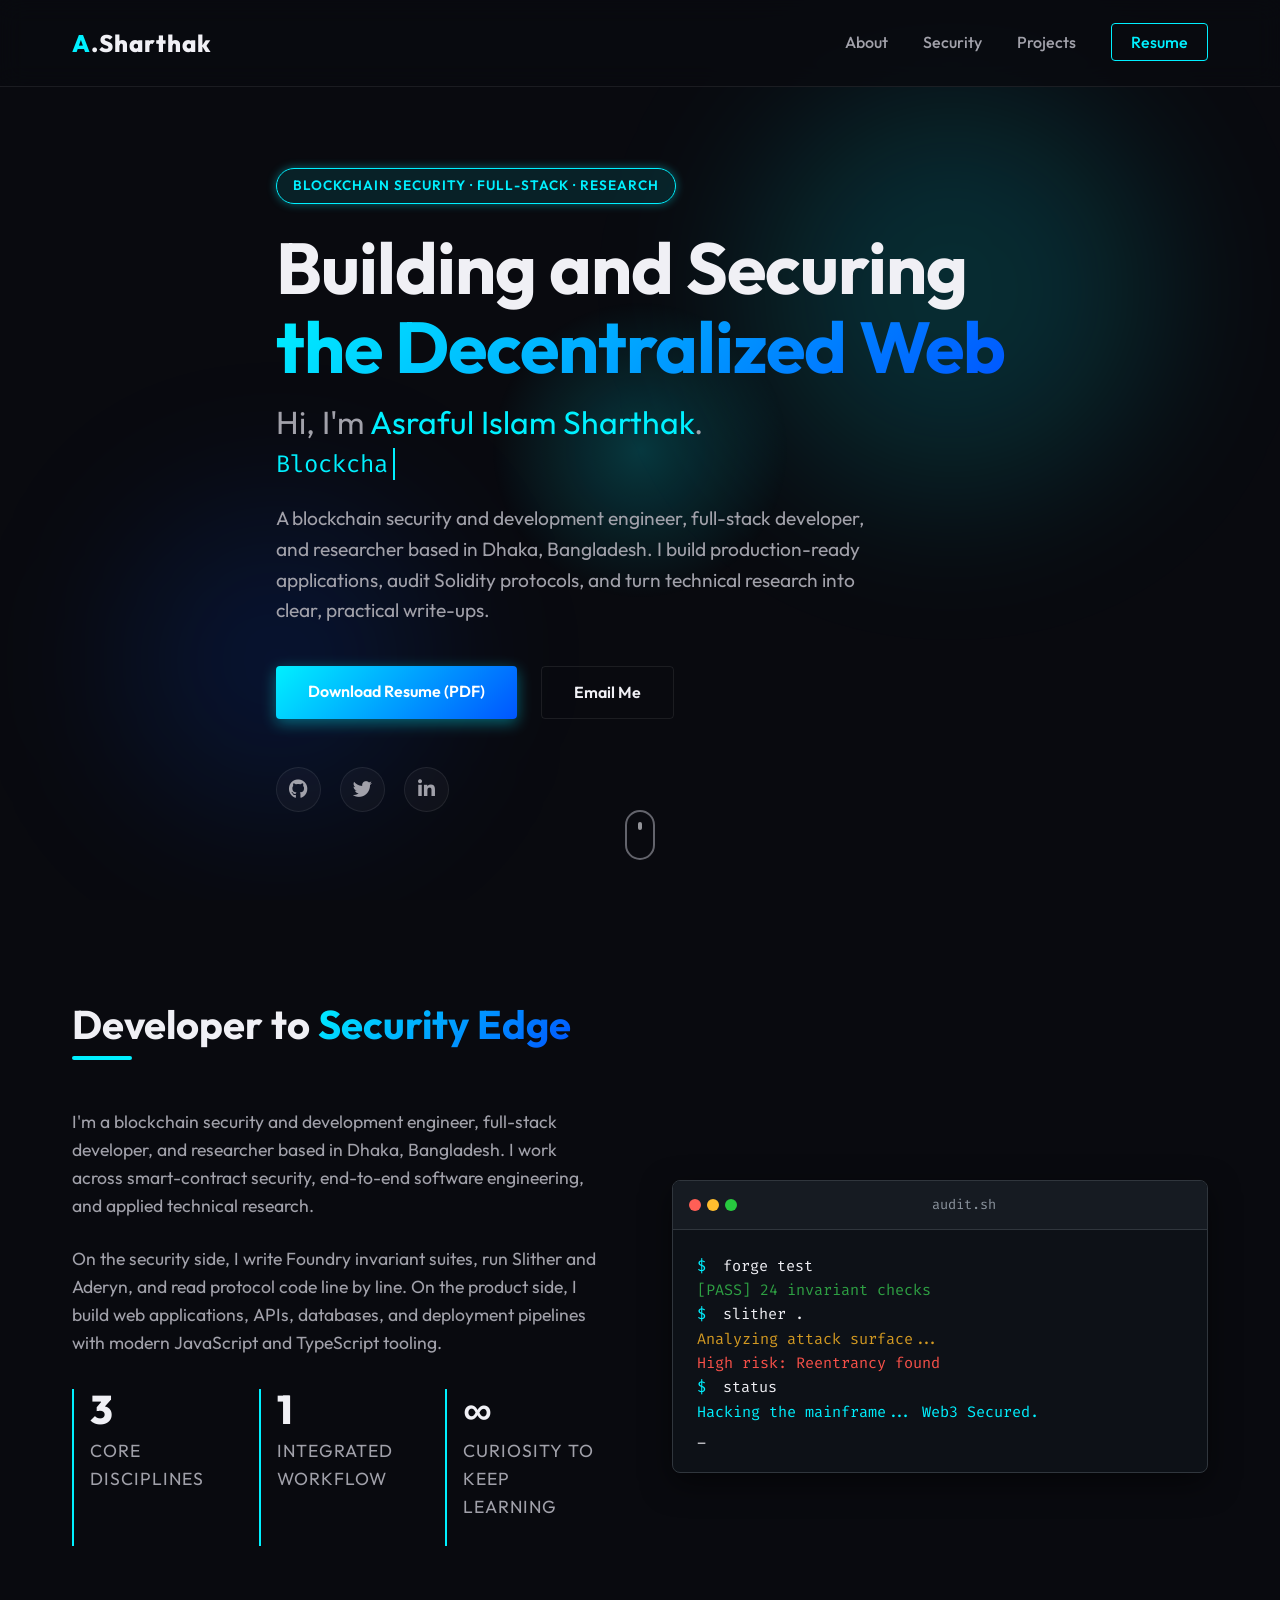
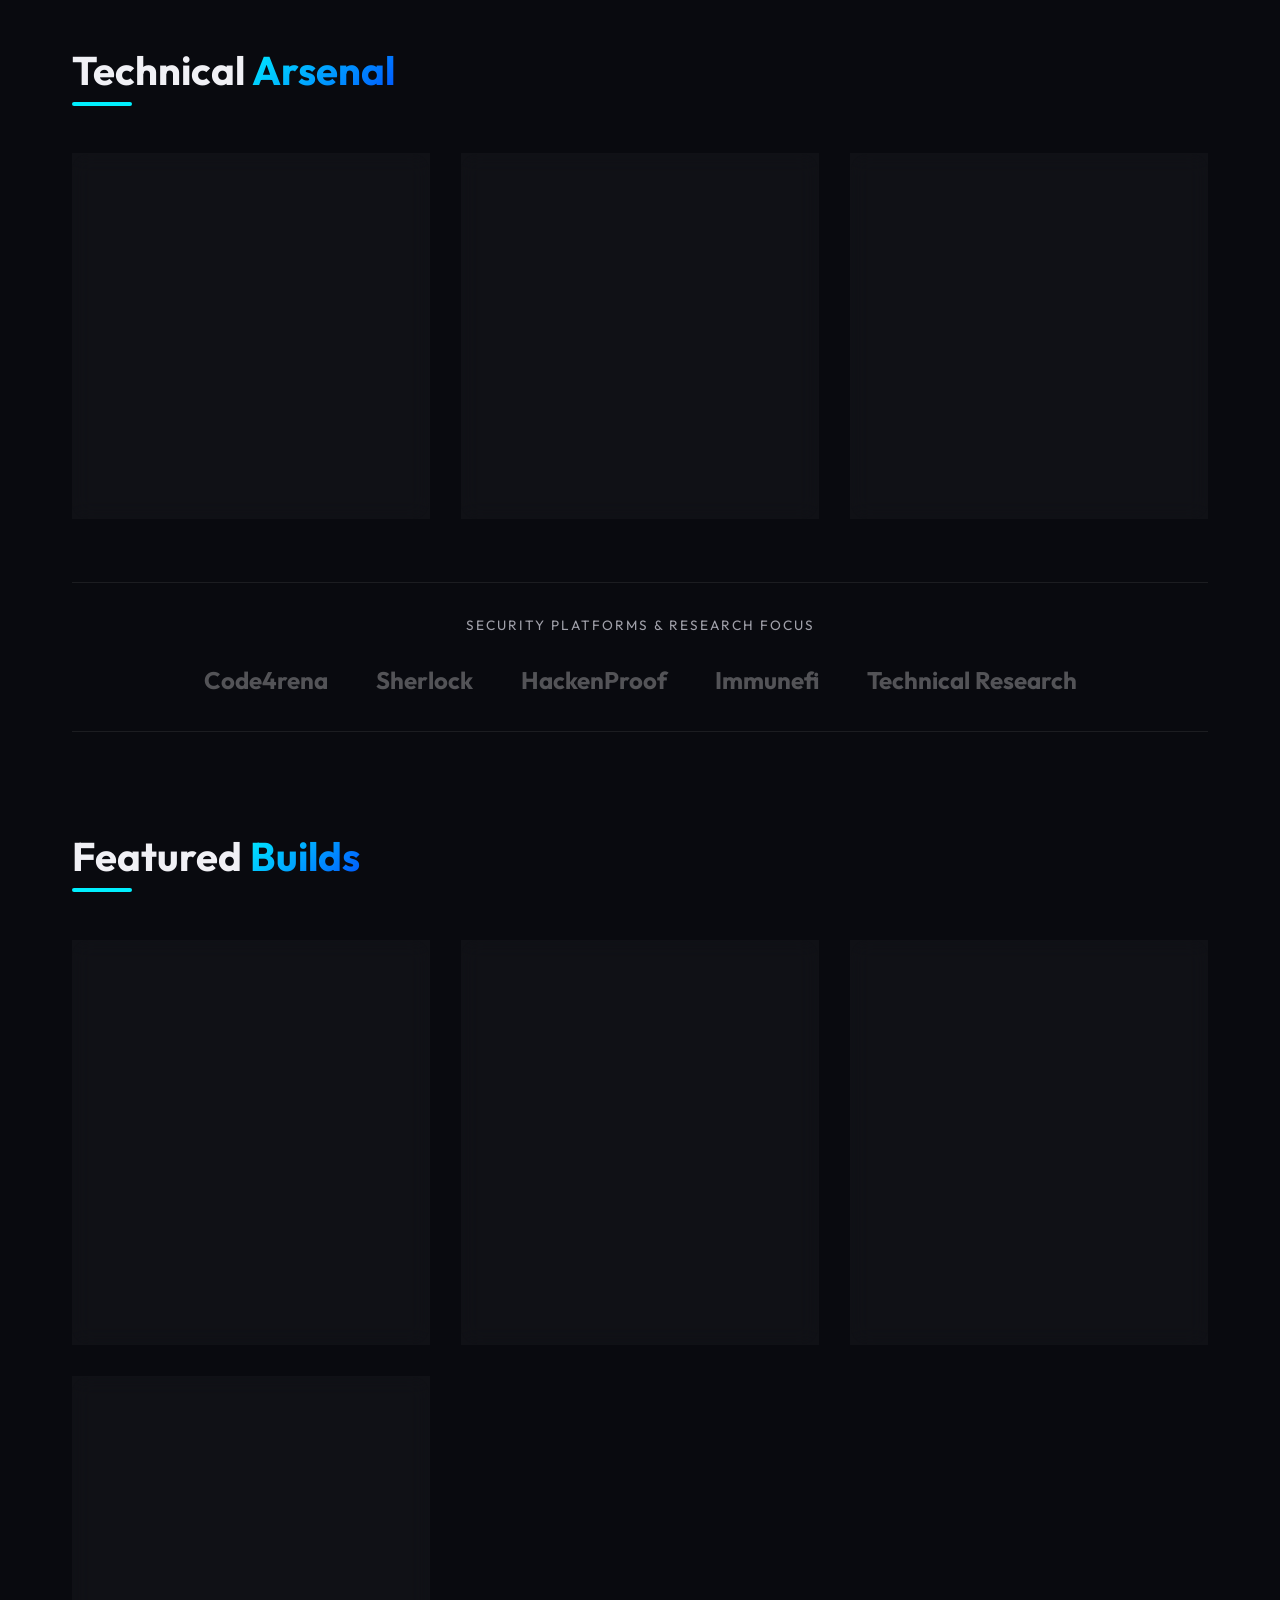
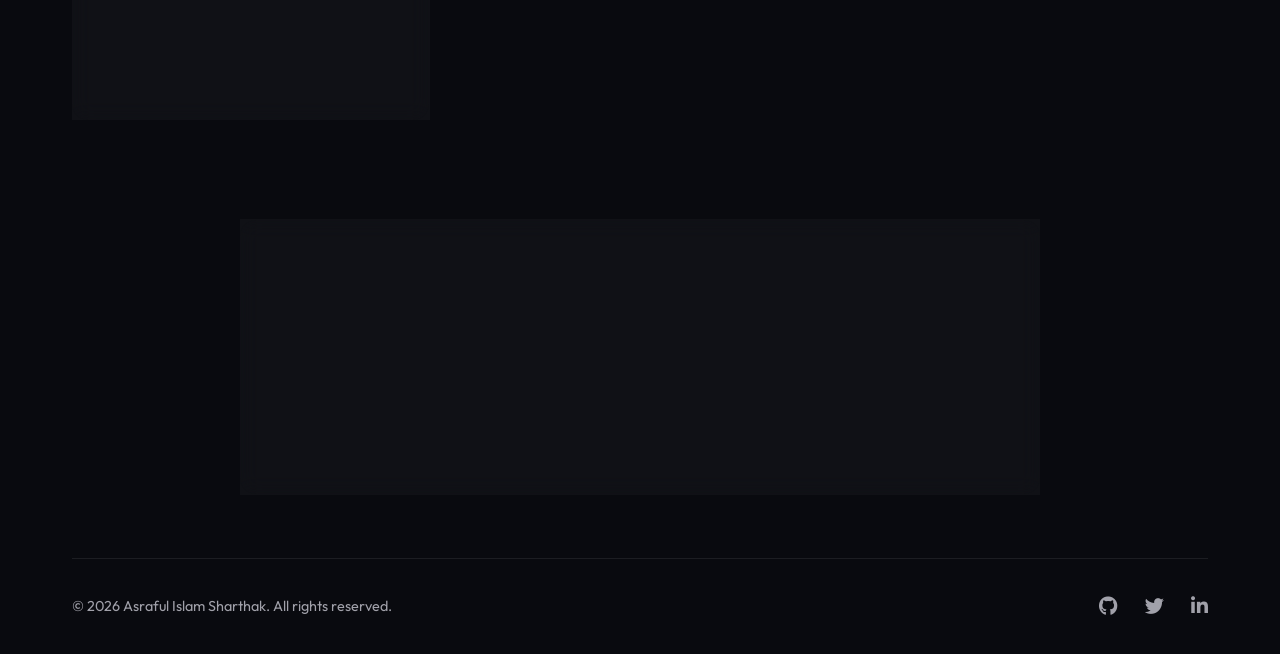
<file: index.html>
<!DOCTYPE html>
<html lang="en" class="dark">
<head>
    <meta charset="UTF-8">
    <meta name="viewport" content="width=device-width, initial-scale=1.0">
    <meta name="description" content="Asraful Islam Sharthak — blockchain security and development engineer, full-stack developer, and researcher based in Dhaka, Bangladesh.">
    <title>Asraful Islam Sharthak | Blockchain Security &amp; Development</title>
    
    <!-- Fonts -->
    <link rel="preconnect" href="https://fonts.googleapis.com">
    <link rel="preconnect" href="https://fonts.gstatic.com" crossorigin>
    <link href="https://fonts.googleapis.com/css2?family=Outfit:wght@300;400;500;600;700;800&family=Fira+Code:wght@400;500&display=swap" rel="stylesheet">
    
    <!-- Icons -->
    <link rel="stylesheet" href="https://cdnjs.cloudflare.com/ajax/libs/font-awesome/6.4.0/css/all.min.css">
    
    <!-- Styles -->
    <link rel="stylesheet" href="styles.css">
    <link rel="icon" href="favicon.svg" type="image/svg+xml">
</head>
<body>
    
    <!-- Custom Cursor (Optional cool effect) -->
    <div class="cursor-glow"></div>

    <!-- Navigation -->
    <nav class="navbar">
        <div class="nav-content">
            <a href="#home" class="logo">
                <span class="logo-accent">A</span>.Sharthak
            </a>
            <div class="nav-links">
                <a href="#about">About</a>
                <a href="#experience">Security</a>
                <a href="#projects">Projects</a>
                <a href="resume.html" target="_blank" class="nav-resume">Resume</a>
            </div>
            <div class="hamburger">
                <i class="fas fa-bars"></i>
            </div>
        </div>
    </nav>

    <!-- Hero Section -->
    <section id="home" class="hero">
        <div class="hero-bg">
            <div class="orb orb-1"></div>
            <div class="orb orb-2"></div>
        </div>
        <div class="container hero-content hidden">
            <div class="badge">Blockchain Security · Full-Stack · Research</div>
            <h1 class="hero-title">
                Building and Securing <br/>
                <span class="text-gradient">the Decentralized Web</span>
            </h1>
            <h2 class="hero-subtitle">
                Hi, I'm <span class="highlight">Asraful Islam Sharthak</span>. <br/>
                <span id="typewriter" class="typewriter"></span>
            </h2>
            <p class="hero-desc">
                A blockchain security and development engineer, full-stack developer, and researcher based in Dhaka, Bangladesh. I build production-ready applications, audit Solidity protocols, and turn technical research into clear, practical write-ups.
            </p>
            <div class="hero-actions">
                <a href="resume/asraful-islam-sharthak-resume-v2.pdf" class="btn btn-primary">Download Resume (PDF)</a>
                <a href="mailto:sharthak016@gmail.com" class="btn btn-secondary">Email Me</a>
            </div>
            
            <div class="social-links">
                <a href="https://github.com/sharthak18" target="_blank"><i class="fab fa-github"></i></a>
                <a href="https://x.com/sharthak18" target="_blank"><i class="fab fa-twitter"></i></a>
                <a href="https://www.linkedin.com/in/sharthak18/" target="_blank"><i class="fab fa-linkedin-in"></i></a>
            </div>
        </div>
        <div class="scroll-indicator">
            <div class="mouse"></div>
        </div>
    </section>

    <!-- About Section -->
    <section id="about" class="about-section pt-100">
        <div class="container">
            <div class="section-header hidden">
                <h2 class="section-title">Developer to <span class="text-gradient">Security Edge</span></h2>
                <div class="line"></div>
            </div>
            <div class="about-grid">
                <div class="about-text hidden">
                    <p>I'm a blockchain security and development engineer, full-stack developer, and researcher based in Dhaka, Bangladesh. I work across smart-contract security, end-to-end software engineering, and applied technical research.</p>
                    <p>On the security side, I write Foundry invariant suites, run Slither and Aderyn, and read protocol code line by line. On the product side, I build web applications, APIs, databases, and deployment pipelines with modern JavaScript and TypeScript tooling.</p>

                    <div class="stats-container mt-4">
                        <div class="stat-box">
                            <h3 class="stat-number">3</h3>
                            <p class="stat-label">Core Disciplines</p>
                        </div>
                        <div class="stat-box">
                            <h3 class="stat-number">1</h3>
                            <p class="stat-label">Integrated Workflow</p>
                        </div>
                        <div class="stat-box">
                            <h3 class="stat-number">∞</h3>
                            <p class="stat-label">Curiosity to Keep Learning</p>
                        </div>
                    </div>
                </div>
                <div class="terminal hidden">
                    <div class="terminal-header">
                        <div class="dots">
                            <span></span><span></span><span></span>
                        </div>
                        <div class="term-title">audit.sh</div>
                    </div>
                    <div class="terminal-body">
                        <p><span class="prompt">$</span> forge test</p>
                        <p class="output text-green">[PASS] 24 invariant checks</p>
                        <p><span class="prompt">$</span> slither .</p>
                        <p class="output text-yellow">Analyzing attack surface...</p>
                        <p class="output text-red">High risk: Reentrancy found</p>
                        <p><span class="prompt">$</span> status</p>
                        <p class="output text-accent">Hacking the mainframe... Web3 Secured.</p>
                        <span class="cursor-blink">_</span>
                    </div>
                </div>
            </div>
        </div>
    </section>

    <!-- Security & Tools Section -->
    <section id="experience" class="tools-section pt-100">
        <div class="container">
            <div class="section-header hidden">
                <h2 class="section-title">Technical <span class="text-gradient">Arsenal</span></h2>
                <div class="line"></div>
            </div>
            
            <div class="tools-grid">
                <div class="tool-card hidden glass-card">
                    <div class="card-icon"><i class="fas fa-search-dollar"></i></div>
                    <h3>Audit Tools</h3>
                    <p>Proficient in static analysis and fuzzing.</p>
                    <div class="tags">
                        <span>Foundry</span><span>Slither</span><span>Aderyn</span><span>Mythril</span>
                    </div>
                </div>
                
                <div class="tool-card hidden glass-card delay-1">
                    <div class="card-icon"><i class="fas fa-code"></i></div>
                    <h3>Languages</h3>
                    <p>Writing contracts and tooling efficiently.</p>
                    <div class="tags">
                        <span>Solidity</span><span>Rust</span><span>Python</span><span>JavaScript</span>
                    </div>
                </div>

                <div class="tool-card hidden glass-card delay-2">
                    <div class="card-icon"><i class="fas fa-server"></i></div>
                    <h3>Full-Stack Engineering</h3>
                    <p>Building and shipping complete web products.</p>
                    <div class="tags">
                        <span>TypeScript</span><span>React</span><span>Node.js</span><span>Next.js</span><span>Python</span><span>PostgreSQL</span>
                    </div>
                </div>
            </div>

            <div class="platforms-banner hidden mt-5">
                <p>Security Platforms &amp; Research Focus</p>
                <div class="platform-logos">
                    <span>Code4rena</span>
                    <span>Sherlock</span>
                    <span>HackenProof</span>
                    <span>Immunefi</span>
                    <span>Technical Research</span>
                </div>
            </div>
        </div>
    </section>

    <!-- Projects Section -->
    <section id="projects" class="projects-section pt-100">
        <div class="container">
            <div class="section-header hidden">
                <h2 class="section-title">Featured <span class="text-gradient">Builds</span></h2>
                <div class="line"></div>
            </div>
            
            <div class="projects-grid">
                <!-- Project 1 -->
                <div class="project-card hidden glass-card hover-glow">
                    <div class="project-top">
                        <span class="project-type">Android Application</span>
                        <a href="https://github.com/sharthak18/screenkit" target="_blank" class="github-link"><i class="fab fa-github"></i></a>
                    </div>
                    <h3 class="project-title">ScreenKit</h3>
                    <p class="project-desc">A native Android capture, creator-studio, and screen-automation suite built with modern Android architecture and high-performance media tooling.</p>
                    <div class="tags small">
                        <span>Kotlin</span><span>Jetpack Compose</span><span>CameraX</span><span>MediaProjection</span>
                    </div>
                </div>

                <!-- Project 2 -->
                <div class="project-card hidden glass-card hover-glow delay-1">
                    <div class="project-top">
                        <span class="project-type">Developer Tooling</span>
                        <a href="https://github.com/sharthak18/SELF-Smart-Contract-Auditing-Tool" target="_blank" class="github-link"><i class="fab fa-github"></i></a>
                    </div>
                    <h3 class="project-title">SELF Smart Contract Auditing Tool</h3>
                    <p class="project-desc">A CLI that orchestrates Foundry tests, Slither, and Aderyn from one configuration, then emits a consolidated Markdown audit report.</p>
                    <div class="tags small">
                        <span>Solidity</span><span>Foundry</span><span>Slither</span>
                    </div>
                </div>

                <!-- Project 3 -->
                <div class="project-card hidden glass-card hover-glow delay-2">
                    <div class="project-top">
                        <span class="project-type">Web3 DApp</span>
                        <a href="https://github.com/sharthak18/OMNITRIX_D-APP" target="_blank" class="github-link"><i class="fab fa-github"></i></a>
                    </div>
                    <h3 class="project-title">OMNITRIX D-App</h3>
                    <p class="project-desc">An end-to-end Web3 stack combining Solidity contracts, a frontend, and Foundry fuzz and invariant tests for secure state transitions.</p>
                    <div class="tags small">
                        <span>Solidity</span><span>JavaScript</span><span>Web3.js</span>
                    </div>
                </div>

                <!-- Project 4 -->
                <div class="project-card hidden glass-card hover-glow delay-3">
                    <div class="project-top">
                        <span class="project-type">Audit Write-ups</span>
                        <a href="https://github.com/sharthak18/My-Audit-Portfolio-" target="_blank" class="github-link"><i class="fab fa-github"></i></a>
                    </div>
                    <h3 class="project-title">Audit Portfolio Notes</h3>
                    <p class="project-desc">Public write-ups of full read-throughs on Damn Vulnerable DeFi, Ethernaut, and contest reports — reasoning, root cause, and patch diff.</p>
                    <div class="tags small">
                        <span>Solidity</span><span>Foundry</span><span>Write-ups</span>
                    </div>
                </div>
            </div>
        </div>
    </section>

    <!-- Footer CTA -->
    <footer class="footer pt-100">
        <div class="container">
            <div class="footer-content glass-card hidden text-center">
                <h2 class="section-title">Let's build something secure</h2>
                <p>Open to blockchain security, smart-contract auditing, full-stack development, and research opportunities. Based in Dhaka, Bangladesh and open to remote collaboration.</p>
                <div class="mt-4">
                    <a href="mailto:sharthak016@gmail.com" class="btn btn-primary">Say Hello</a>
                    <a href="resume.html" target="_blank" class="btn btn-secondary" style="margin-left:8px;">View Resume</a>
                </div>
            </div>
            
            <div class="footer-bottom">
                <p>&copy; 2026 Asraful Islam Sharthak. All rights reserved.</p>
                <div class="social-links-small">
                    <a href="https://github.com/sharthak18" target="_blank"><i class="fab fa-github"></i></a>
                    <a href="https://x.com/sharthak18" target="_blank"><i class="fab fa-twitter"></i></a>
                    <a href="https://www.linkedin.com/in/sharthak18/" target="_blank"><i class="fab fa-linkedin-in"></i></a>
                </div>
            </div>
        </div>
    </footer>

    <!-- Scripts -->
    <script src="script.js"></script>
</body>
</html>
</file>
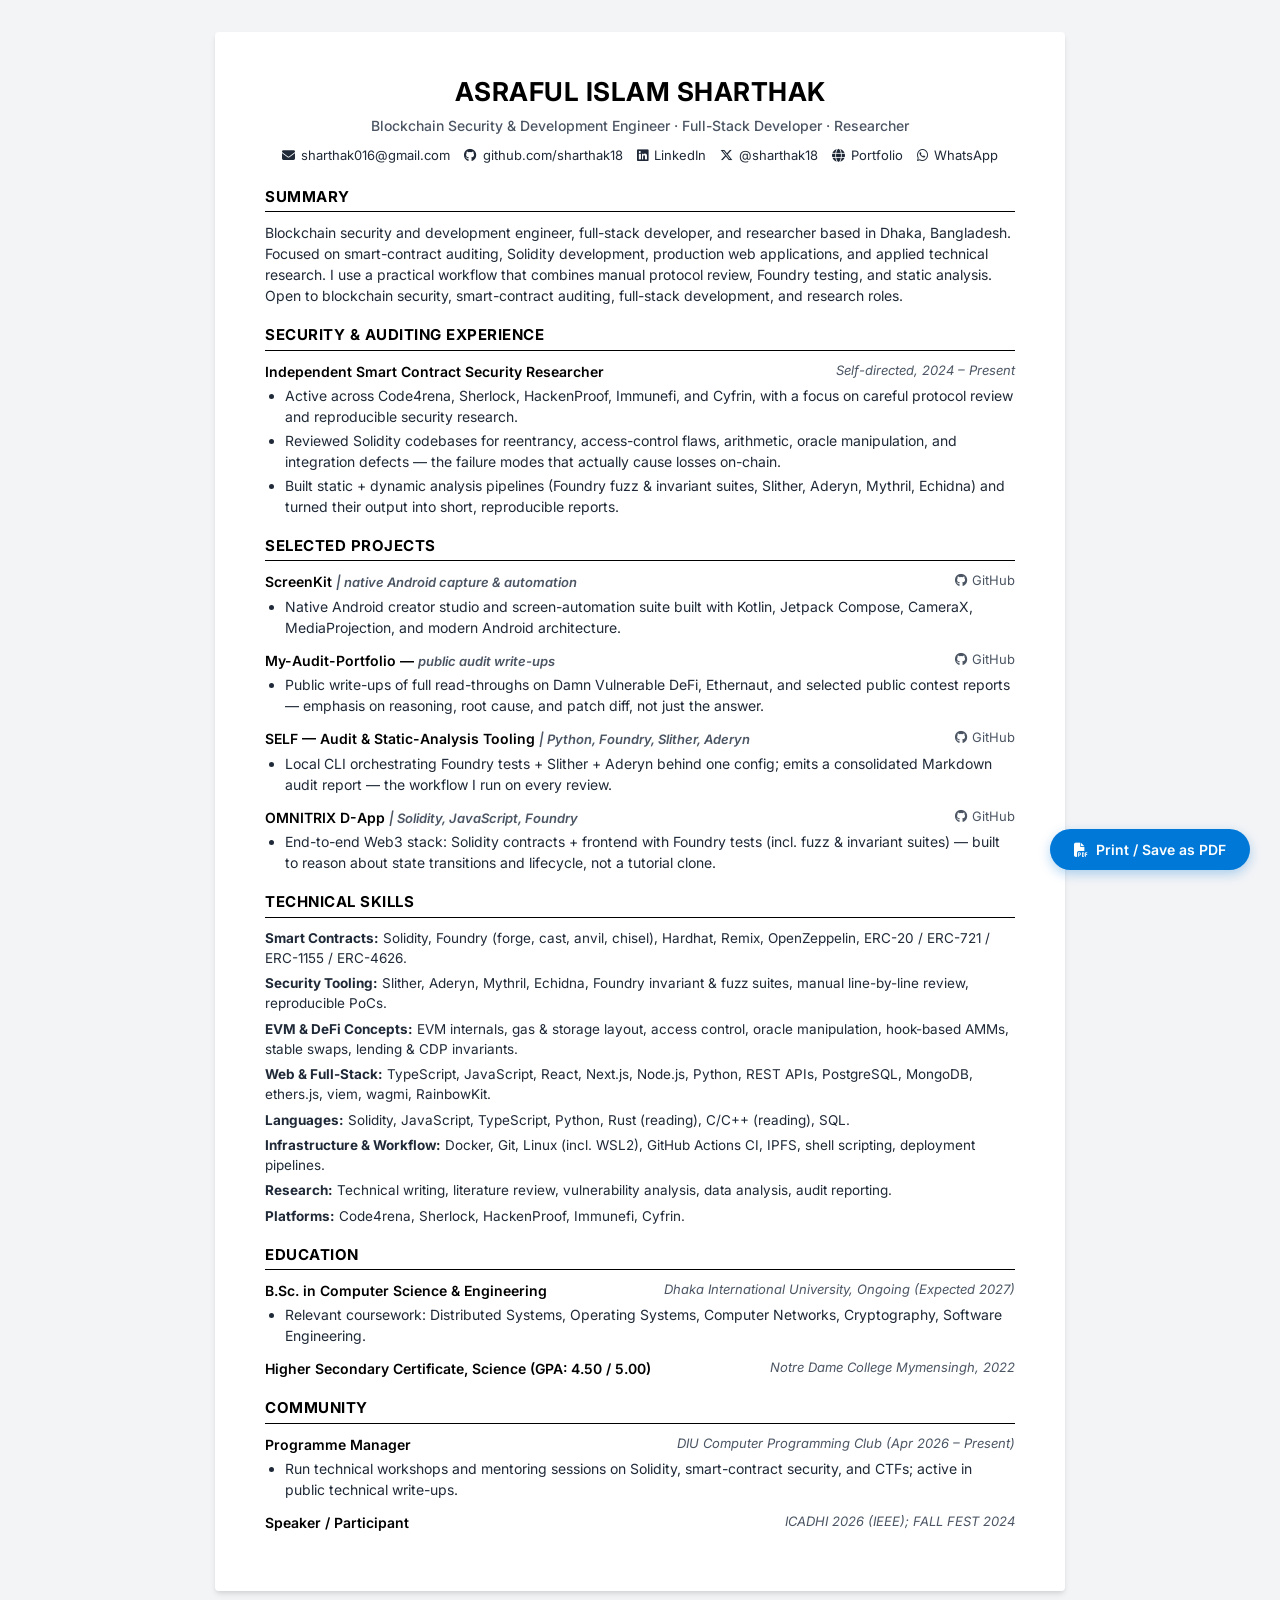
<file: resume.html>
<!DOCTYPE html>
<html lang="en">
<head>
    <meta charset="UTF-8">
    <meta name="viewport" content="width=device-width, initial-scale=1.0">
    <title>Asraful Islam Sharthak — Resume | Smart Contract Security & Solidity</title>
    <link rel="preconnect" href="https://fonts.googleapis.com">
    <link rel="preconnect" href="https://fonts.gstatic.com" crossorigin>
    <link href="https://fonts.googleapis.com/css2?family=Inter:wght@400;500;600;700&display=swap" rel="stylesheet">
    <link rel="stylesheet" href="https://cdnjs.cloudflare.com/ajax/libs/font-awesome/6.4.0/css/all.min.css">
    <style>
        :root {
            --primary: #000000;
            --text-main: #1f2937;
            --text-muted: #4b5563;
            --accent: #0078D7;
            --bg: #ffffff;
        }

        * { box-sizing: border-box; margin: 0; padding: 0; }

        body {
            font-family: 'Inter', sans-serif;
            line-height: 1.5;
            color: var(--text-main);
            background-color: #f3f4f6;
            padding: 2rem;
            font-size: 14px;
        }

        .resume-container {
            max-width: 850px;
            margin: 0 auto;
            background: var(--bg);
            padding: 40px 50px;
            box-shadow: 0 4px 6px -1px rgba(0, 0, 0, 0.1), 0 2px 4px -1px rgba(0, 0, 0, 0.06);
            border-radius: 4px;
        }

        .header { text-align: center; margin-bottom: 20px; }

        .header h1 {
            font-size: 26px;
            font-weight: 700;
            color: var(--primary);
            margin-bottom: 4px;
            text-transform: uppercase;
            letter-spacing: 0.5px;
        }

        .header h2 {
            font-size: 14px;
            font-weight: 500;
            color: var(--text-muted);
            margin-bottom: 10px;
        }

        .contact-info {
            display: flex;
            justify-content: center;
            flex-wrap: wrap;
            gap: 8px 14px;
            font-size: 13px;
        }

        .contact-info a {
            color: var(--text-main);
            text-decoration: none;
            display: flex;
            align-items: center;
            gap: 6px;
        }

        .contact-info a:hover { color: var(--accent); text-decoration: underline; }

        .section { margin-bottom: 18px; }

        .section-title {
            font-size: 15px;
            font-weight: 700;
            color: var(--primary);
            text-transform: uppercase;
            border-bottom: 1px solid var(--primary);
            padding-bottom: 3px;
            margin-bottom: 10px;
            letter-spacing: 0.5px;
        }

        .item { margin-bottom: 12px; }

        .item-header {
            display: flex;
            justify-content: space-between;
            align-items: flex-start;
            margin-bottom: 3px;
        }

        .item-title { font-weight: 600; color: var(--primary); font-size: 14px; }
        .item-subtitle { font-style: italic; color: var(--text-muted); font-size: 13px; }
        .item-link { font-size: 13px; color: var(--text-muted); text-decoration: none; }
        .item-link:hover { color: var(--accent); text-decoration: underline; }

        ul { list-style-type: disc; padding-left: 20px; color: var(--text-main); }
        li { margin-bottom: 3px; }
        p { margin-bottom: 8px; }

        .skills-list { list-style: none; padding-left: 0; }
        .skills-list li { margin-bottom: 5px; font-size: 13.5px; }

        .print-btn {
            position: fixed;
            bottom: 30px;
            right: 30px;
            background: var(--accent);
            color: white;
            border: none;
            padding: 12px 24px;
            border-radius: 50px;
            font-family: inherit;
            font-weight: 600;
            font-size: 14px;
            cursor: pointer;
            box-shadow: 0 4px 12px rgba(0, 120, 215, 0.3);
            display: flex;
            align-items: center;
            gap: 8px;
            transition: all 0.2s ease;
            z-index: 100;
        }
        .print-btn:hover { transform: translateY(-2px); box-shadow: 0 6px 16px rgba(0, 120, 215, 0.4); }

        @media print {
            body { background: white; padding: 0; }
            .resume-container { box-shadow: none; padding: 0; max-width: 100%; }
            .print-btn { display: none; }
            a { text-decoration: none !important; color: var(--text-main) !important; }
        }
    </style>
</head>
<body>
    <button class="print-btn" onclick="window.print()"><i class="fas fa-file-pdf"></i> Print / Save as PDF</button>

    <div class="resume-container">
        <header class="header">
            <h1>Asraful Islam Sharthak</h1>
            <h2>Blockchain Security &amp; Development Engineer · Full-Stack Developer · Researcher</h2>
            <div class="contact-info">
                <a href="mailto:sharthak016@gmail.com"><i class="fas fa-envelope"></i> sharthak016@gmail.com</a>
                <a href="https://github.com/sharthak18"><i class="fab fa-github"></i> github.com/sharthak18</a>
                <a href="https://www.linkedin.com/in/sharthak18/"><i class="fab fa-linkedin"></i> LinkedIn</a>
                <a href="https://x.com/sharthak18"><i class="fab fa-x-twitter"></i> @sharthak18</a>
                <a href="https://sharthak18.github.io"><i class="fas fa-globe"></i> Portfolio</a>
                <a href="https://wa.me/8801644380924"><i class="fab fa-whatsapp"></i> WhatsApp</a>
            </div>
        </header>

        <section class="section">
            <h3 class="section-title">Summary</h3>
            <p>Blockchain security and development engineer, full-stack developer, and researcher based in Dhaka, Bangladesh. Focused on smart-contract auditing, Solidity development, production web applications, and applied technical research. I use a practical workflow that combines manual protocol review, Foundry testing, and static analysis. Open to blockchain security, smart-contract auditing, full-stack development, and research roles.</p>
        </section>

        <section class="section">
            <h3 class="section-title">Security &amp; Auditing Experience</h3>

            <div class="item">
                <div class="item-header">
                    <span class="item-title">Independent Smart Contract Security Researcher</span>
                    <span class="item-subtitle">Self-directed, 2024 – Present</span>
                </div>
                <ul>
                    <li>Active across Code4rena, Sherlock, HackenProof, Immunefi, and Cyfrin, with a focus on careful protocol review and reproducible security research.</li>
                    <li>Reviewed Solidity codebases for reentrancy, access-control flaws, arithmetic, oracle manipulation, and integration defects — the failure modes that actually cause losses on-chain.</li>
                    <li>Built static + dynamic analysis pipelines (Foundry fuzz &amp; invariant suites, Slither, Aderyn, Mythril, Echidna) and turned their output into short, reproducible reports.</li>
                </ul>
            </div>
        </section>

        <section class="section">
            <h3 class="section-title">Selected Projects</h3>

            <div class="item">
                <div class="item-header">
                    <span class="item-title">ScreenKit <span class="item-subtitle">| native Android capture &amp; automation</span></span>
                    <a href="https://github.com/sharthak18/screenkit" class="item-link"><i class="fab fa-github"></i> GitHub</a>
                </div>
                <ul>
                    <li>Native Android creator studio and screen-automation suite built with Kotlin, Jetpack Compose, CameraX, MediaProjection, and modern Android architecture.</li>
                </ul>
            </div>

            <div class="item">
                <div class="item-header">
                    <span class="item-title">My-Audit-Portfolio — <span class="item-subtitle">public audit write-ups</span></span>
                    <a href="https://github.com/sharthak18/My-Audit-Portfolio-" class="item-link"><i class="fab fa-github"></i> GitHub</a>
                </div>
                <ul>
                    <li>Public write-ups of full read-throughs on Damn Vulnerable DeFi, Ethernaut, and selected public contest reports — emphasis on reasoning, root cause, and patch diff, not just the answer.</li>
                </ul>
            </div>

            <div class="item">
                <div class="item-header">
                    <span class="item-title">SELF — Audit &amp; Static-Analysis Tooling <span class="item-subtitle">| Python, Foundry, Slither, Aderyn</span></span>
                    <a href="https://github.com/sharthak18/SELF-Smart-Contract-Auditing-Tool" class="item-link"><i class="fab fa-github"></i> GitHub</a>
                </div>
                <ul>
                    <li>Local CLI orchestrating Foundry tests + Slither + Aderyn behind one config; emits a consolidated Markdown audit report — the workflow I run on every review.</li>
                </ul>
            </div>

            <div class="item">
                <div class="item-header">
                    <span class="item-title">OMNITRIX D-App <span class="item-subtitle">| Solidity, JavaScript, Foundry</span></span>
                    <a href="https://github.com/sharthak18/OMNITRIX_D-APP" class="item-link"><i class="fab fa-github"></i> GitHub</a>
                </div>
                <ul>
                    <li>End-to-end Web3 stack: Solidity contracts + frontend with Foundry tests (incl. fuzz &amp; invariant suites) — built to reason about state transitions and lifecycle, not a tutorial clone.</li>
                </ul>
            </div>
        </section>

        <section class="section">
            <h3 class="section-title">Technical Skills</h3>
            <ul class="skills-list">
                <li><strong>Smart Contracts:</strong> Solidity, Foundry (forge, cast, anvil, chisel), Hardhat, Remix, OpenZeppelin, ERC-20 / ERC-721 / ERC-1155 / ERC-4626.</li>
                <li><strong>Security Tooling:</strong> Slither, Aderyn, Mythril, Echidna, Foundry invariant &amp; fuzz suites, manual line-by-line review, reproducible PoCs.</li>
                <li><strong>EVM &amp; DeFi Concepts:</strong> EVM internals, gas &amp; storage layout, access control, oracle manipulation, hook-based AMMs, stable swaps, lending &amp; CDP invariants.</li>
                <li><strong>Web &amp; Full-Stack:</strong> TypeScript, JavaScript, React, Next.js, Node.js, Python, REST APIs, PostgreSQL, MongoDB, ethers.js, viem, wagmi, RainbowKit.</li>
                <li><strong>Languages:</strong> Solidity, JavaScript, TypeScript, Python, Rust (reading), C/C++ (reading), SQL.</li>
                <li><strong>Infrastructure &amp; Workflow:</strong> Docker, Git, Linux (incl. WSL2), GitHub Actions CI, IPFS, shell scripting, deployment pipelines.</li>
                <li><strong>Research:</strong> Technical writing, literature review, vulnerability analysis, data analysis, audit reporting.</li>
                <li><strong>Platforms:</strong> Code4rena, Sherlock, HackenProof, Immunefi, Cyfrin.</li>
            </ul>
        </section>

        <section class="section">
            <h3 class="section-title">Education</h3>
            <div class="item">
                <div class="item-header">
                    <span class="item-title">B.Sc. in Computer Science &amp; Engineering</span>
                    <span class="item-subtitle">Dhaka International University, Ongoing (Expected 2027)</span>
                </div>
                <ul>
                    <li>Relevant coursework: Distributed Systems, Operating Systems, Computer Networks, Cryptography, Software Engineering.</li>
                </ul>
            </div>
            <div class="item">
                <div class="item-header">
                    <span class="item-title">Higher Secondary Certificate, Science (GPA: 4.50 / 5.00)</span>
                    <span class="item-subtitle">Notre Dame College Mymensingh, 2022</span>
                </div>
            </div>
        </section>

        <section class="section">
            <h3 class="section-title">Community</h3>
            <div class="item">
                <div class="item-header">
                    <span class="item-title">Programme Manager</span>
                    <span class="item-subtitle">DIU Computer Programming Club (Apr 2026 – Present)</span>
                </div>
                <ul>
                    <li>Run technical workshops and mentoring sessions on Solidity, smart-contract security, and CTFs; active in public technical write-ups.</li>
                </ul>
            </div>
            <div class="item">
                <div class="item-header">
                    <span class="item-title">Speaker / Participant</span>
                    <span class="item-subtitle">ICADHI 2026 (IEEE); FALL FEST 2024</span>
                </div>
            </div>
        </section>
    </div>
</body>
</html>
</file>
<file: styles.css>
:root {
    /* Premium Dark Theme */
    --bg-dark: #090a0f;
    --bg-darker: #050508;
    --text-main: #f0f0f5;
    --text-muted: #a1a1aa;
    
    /* Neon Accents */
    --accent: #00f0ff;
    --accent-hover: #00d0dd;
    --accent-glow: rgba(0, 240, 255, 0.4);
    
    /* Gradients */
    --gradient-primary: linear-gradient(135deg, #00f0ff 0%, #0055ff 100%);
    --gradient-glow: radial-gradient(circle, rgba(0,240,255,0.15) 0%, rgba(9,10,15,0) 70%);
    
    /* Glassmorphism */
    --glass-bg: rgba(255, 255, 255, 0.03);
    --glass-border: rgba(255, 255, 255, 0.08);
    
    /* Fonts */
    --font-main: 'Outfit', sans-serif;
    --font-mono: 'Fira Code', monospace;
    
    /* Transitions */
    --transition: all 0.3s cubic-bezier(0.25, 0.8, 0.25, 1);
}

* {
    margin: 0;
    padding: 0;
    box-sizing: border-box;
}

html {
    scroll-behavior: smooth;
    background-color: var(--bg-dark);
    color: var(--text-main);
    font-family: var(--font-main);
    overflow-x: hidden;
}

body {
    overflow-x: hidden;
    position: relative;
    line-height: 1.6;
}

.container {
    max-width: 1200px;
    margin: 0 auto;
    padding: 0 2rem;
}

/* Custom Selection */
::selection {
    background-color: var(--accent);
    color: #000;
}

/* Typography */
h1, h2, h3, h4, h5, h6 {
    font-weight: 700;
    line-height: 1.2;
}

.text-gradient {
    background: var(--gradient-primary);
    -webkit-background-clip: text;
    -webkit-text-fill-color: transparent;
    background-clip: text;
}

.highlight {
    color: var(--accent);
}

.pt-100 {
    padding-top: 100px;
}

.mt-4 { margin-top: 2rem; }
.mt-5 { margin-top: 3rem; }
.text-center { text-align: center; }

/* Custom Cursor */
.cursor-glow {
    width: 300px;
    height: 300px;
    background: radial-gradient(circle, var(--accent-glow) 0%, transparent 70%);
    border-radius: 50%;
    position: fixed;
    top: 50%;
    left: 50%;
    transform: translate(-50%, -50%);
    pointer-events: none;
    z-index: 0;
    opacity: 0.5;
    transition: width 0.3s, height 0.3s;
}

/* Navbar */
.navbar {
    position: fixed;
    top: 0;
    left: 0;
    width: 100%;
    padding: 1.5rem 0;
    z-index: 100;
    background: rgba(9, 10, 15, 0.8);
    backdrop-filter: blur(12px);
    border-bottom: 1px solid var(--glass-border);
    transition: var(--transition);
}

.nav-content {
    max-width: 1200px;
    margin: 0 auto;
    padding: 0 2rem;
    display: flex;
    justify-content: space-between;
    align-items: center;
}

.logo {
    font-size: 1.5rem;
    font-weight: 800;
    text-decoration: none;
    color: var(--text-main);
    letter-spacing: 1px;
}

.logo-accent {
    color: var(--accent);
}

.nav-links a {
    color: var(--text-muted);
    text-decoration: none;
    margin-left: 2rem;
    font-weight: 500;
    transition: var(--transition);
    position: relative;
}

.nav-links a:hover {
    color: var(--text-main);
}

.nav-links a::after {
    content: '';
    position: absolute;
    width: 0;
    height: 2px;
    bottom: -4px;
    left: 0;
    background: var(--accent);
    transition: var(--transition);
}

.nav-links a:hover::after {
    width: 100%;
}

.nav-resume {
    border: 1px solid var(--accent);
    padding: 0.5rem 1.2rem;
    border-radius: 4px;
    color: var(--accent) !important;
}

.nav-resume:hover {
    background: var(--accent-glow);
    box-shadow: 0 0 15px var(--accent-glow);
}

.nav-resume::after {
    display: none;
}

.hamburger {
    display: none;
    font-size: 1.5rem;
    cursor: pointer;
    color: var(--text-main);
}

/* Hero Section */
.hero {
    min-height: 100vh;
    display: flex;
    align-items: center;
    position: relative;
    padding-top: 80px;
    overflow: hidden;
}

.hero-bg {
    position: absolute;
    top: 0;
    left: 0;
    width: 100%;
    height: 100%;
    z-index: 0;
    pointer-events: none;
}

.orb {
    position: absolute;
    border-radius: 50%;
    filter: blur(80px);
    z-index: -1;
    animation: float 20s infinite alternate;
}

.orb-1 {
    width: 400px;
    height: 400px;
    background: rgba(0, 240, 255, 0.15);
    top: 10%;
    right: 10%;
}

.orb-2 {
    width: 300px;
    height: 300px;
    background: rgba(0, 85, 255, 0.15);
    bottom: 10%;
    left: 10%;
    animation-delay: -10s;
}

@keyframes float {
    0% { transform: translate(0, 0) scale(1); }
    50% { transform: translate(-30px, 30px) scale(1.1); }
    100% { transform: translate(30px, -30px) scale(0.9); }
}

.hero-content {
    position: relative;
    z-index: 10;
    max-width: 800px;
}

.badge {
    display: inline-block;
    padding: 0.4rem 1rem;
    background: rgba(0, 240, 255, 0.1);
    border: 1px solid var(--accent);
    color: var(--accent);
    border-radius: 50px;
    font-size: 0.85rem;
    font-weight: 600;
    margin-bottom: 1.5rem;
    letter-spacing: 1px;
    text-transform: uppercase;
    box-shadow: 0 0 10px var(--accent-glow);
}

.hero-title {
    font-size: 4.5rem;
    margin-bottom: 1rem;
    line-height: 1.1;
    letter-spacing: -1px;
}

.hero-subtitle {
    font-size: 2rem;
    color: var(--text-muted);
    font-weight: 400;
    margin-bottom: 1.5rem;
}

.typewriter {
    font-family: var(--font-mono);
    color: var(--accent);
    font-size: 1.5rem;
    border-right: 2px solid var(--accent);
    padding-right: 5px;
    animation: blink 0.7s step-end infinite;
}

@keyframes blink {
    50% { border-color: transparent; }
}

.hero-desc {
    font-size: 1.2rem;
    color: var(--text-muted);
    max-width: 600px;
    margin-bottom: 2.5rem;
}

.hero-actions {
    display: flex;
    gap: 1.5rem;
    margin-bottom: 3rem;
}

.btn {
    display: inline-block;
    padding: 0.8rem 2rem;
    border-radius: 4px;
    font-weight: 600;
    text-decoration: none;
    transition: var(--transition);
    cursor: pointer;
    font-size: 1rem;
}

.btn-primary {
    background: var(--gradient-primary);
    color: #fff;
    border: none;
    box-shadow: 0 4px 15px var(--accent-glow);
}

.btn-primary:hover {
    transform: translateY(-2px);
    box-shadow: 0 8px 25px var(--accent-glow);
}

.btn-secondary {
    background: transparent;
    color: var(--text-main);
    border: 1px solid var(--glass-border);
}

.btn-secondary:hover {
    background: var(--glass-bg);
    border-color: var(--accent);
}

.social-links a {
    display: inline-flex;
    align-items: center;
    justify-content: center;
    width: 45px;
    height: 45px;
    border-radius: 50%;
    background: var(--glass-bg);
    border: 1px solid var(--glass-border);
    color: var(--text-muted);
    margin-right: 1rem;
    font-size: 1.2rem;
    transition: var(--transition);
    text-decoration: none;
}

.social-links a:hover {
    color: var(--accent);
    border-color: var(--accent);
    transform: translateY(-3px);
    box-shadow: 0 0 15px var(--accent-glow);
}

.scroll-indicator {
    position: absolute;
    bottom: 40px;
    left: 50%;
    transform: translateX(-50%);
    opacity: 0.6;
    z-index: 10;
}

.mouse {
    width: 30px;
    height: 50px;
    border: 2px solid var(--text-muted);
    border-radius: 15px;
    position: relative;
}

.mouse::before {
    content: '';
    position: absolute;
    top: 10px;
    left: 50%;
    transform: translateX(-50%);
    width: 4px;
    height: 8px;
    background: var(--text-main);
    border-radius: 2px;
    animation: scroll 2s infinite;
}

@keyframes scroll {
    0% { transform: translate(-50%, 0); opacity: 1; }
    100% { transform: translate(-50%, 15px); opacity: 0; }
}

/* Sections */
.section-header {
    margin-bottom: 3rem;
}

.section-title {
    font-size: 2.5rem;
    margin-bottom: 0.5rem;
}

.line {
    width: 60px;
    height: 4px;
    background: var(--accent);
    border-radius: 2px;
}

/* Glass Card */
.glass-card {
    background: var(--glass-bg);
    backdrop-filter: blur(10px);
    border: 1px solid var(--glass-border);
    border-radius: 16px;
    padding: 2.5rem;
    transition: var(--transition);
}

/* About Section */
.about-grid {
    display: grid;
    grid-template-columns: 1fr 1fr;
    gap: 4rem;
    align-items: center;
}

.about-text p {
    color: var(--text-muted);
    font-size: 1.1rem;
    margin-bottom: 1.5rem;
}

.stats-container {
    display: grid;
    grid-template-columns: repeat(3, 1fr);
    gap: 1.5rem;
}

.stat-box {
    border-left: 2px solid var(--accent);
    padding-left: 1rem;
}

.stat-number {
    font-size: 2.5rem;
    font-weight: 800;
    line-height: 1;
    margin-bottom: 0.5rem;
}

.stat-label {
    font-size: 0.9rem;
    color: var(--text-muted);
    text-transform: uppercase;
    letter-spacing: 1px;
}

.text-accent { color: var(--accent); }

/* Terminal */
.terminal {
    background: #0d1117;
    border: 1px solid #30363d;
    border-radius: 8px;
    overflow: hidden;
    font-family: var(--font-mono);
    box-shadow: 0 10px 30px rgba(0,0,0,0.5);
}

.terminal-header {
    background: #161b22;
    padding: 0.8rem 1rem;
    display: flex;
    align-items: center;
    border-bottom: 1px solid #30363d;
}

.dots {
    display: flex;
    gap: 6px;
}

.dots span {
    width: 12px;
    height: 12px;
    border-radius: 50%;
}

.dots span:nth-child(1) { background: #ff5f56; }
.dots span:nth-child(2) { background: #ffbd2e; }
.dots span:nth-child(3) { background: #27c93f; }

.term-title {
    margin: 0 auto;
    color: #8b949e;
    font-size: 0.85rem;
}

.terminal-body {
    padding: 1.5rem;
    font-size: 0.95rem;
    line-height: 1.6;
}

.prompt { color: var(--accent); margin-right: 8px;}
.text-green { color: #2ea043; }
.text-yellow { color: #d29922; }
.text-red { color: #f85149; }

.cursor-blink {
    animation: blink 1s step-end infinite;
}

/* Tools Section */
.tools-grid {
    display: grid;
    grid-template-columns: repeat(3, 1fr);
    gap: 2rem;
}

.tool-card:hover {
    transform: translateY(-10px);
    border-color: var(--accent);
    box-shadow: 0 10px 30px var(--accent-glow);
}

.card-icon {
    font-size: 2.5rem;
    color: var(--accent);
    margin-bottom: 1.5rem;
}

.tool-card h3 {
    font-size: 1.5rem;
    margin-bottom: 1rem;
}

.tool-card p {
    color: var(--text-muted);
    margin-bottom: 1.5rem;
}

.tags {
    display: flex;
    flex-wrap: wrap;
    gap: 0.5rem;
}

.tags span {
    background: rgba(255,255,255,0.05);
    padding: 0.3rem 0.8rem;
    border-radius: 4px;
    font-size: 0.85rem;
    color: #e2e8f0;
    border: 1px solid rgba(255,255,255,0.1);
}

.tags.small span {
    font-size: 0.75rem;
    padding: 0.2rem 0.6rem;
}

.platforms-banner {
    margin-top: 4rem;
    text-align: center;
    border-top: 1px solid var(--glass-border);
    border-bottom: 1px solid var(--glass-border);
    padding: 2rem 0;
}

.platforms-banner p {
    color: var(--text-muted);
    text-transform: uppercase;
    letter-spacing: 2px;
    font-size: 0.85rem;
    margin-bottom: 1.5rem;
}

.platform-logos {
    display: flex;
    justify-content: center;
    gap: 3rem;
    flex-wrap: wrap;
}

.platform-logos span {
    font-size: 1.5rem;
    font-weight: 700;
    color: rgba(255,255,255,0.3);
    transition: var(--transition);
}

.platform-logos span:hover {
    color: var(--accent);
    text-shadow: 0 0 10px var(--accent-glow);
}

/* Projects Section */
.projects-grid {
    display: grid;
    grid-template-columns: repeat(3, 1fr);
    gap: 2rem;
}

.project-card {
    display: flex;
    flex-direction: column;
}

.project-top {
    display: flex;
    justify-content: space-between;
    align-items: center;
    margin-bottom: 1.5rem;
}

.project-type {
    font-family: var(--font-mono);
    color: var(--accent);
    font-size: 0.85rem;
}

.github-link {
    color: var(--text-muted);
    font-size: 1.5rem;
    transition: var(--transition);
    text-decoration: none;
}

.github-link:hover {
    color: var(--text-main);
    transform: scale(1.1);
}

.project-title {
    font-size: 1.5rem;
    margin-bottom: 1rem;
}

.project-desc {
    color: var(--text-muted);
    flex-grow: 1;
    margin-bottom: 1.5rem;
}

.hover-glow:hover {
    transform: translateY(-5px);
    border-color: rgba(0, 240, 255, 0.3);
    box-shadow: 0 10px 30px rgba(0, 0, 0, 0.5), inset 0 0 20px rgba(0, 240, 255, 0.05);
}

/* Footer */
.footer {
    padding-bottom: 2rem;
}

.footer-content {
    max-width: 800px;
    margin: 0 auto 4rem auto;
}

.footer-bottom {
    display: flex;
    justify-content: space-between;
    align-items: center;
    border-top: 1px solid var(--glass-border);
    padding-top: 2rem;
    color: var(--text-muted);
    font-size: 0.9rem;
}

.social-links-small a {
    color: var(--text-muted);
    text-decoration: none;
    margin-left: 1.5rem;
    font-size: 1.2rem;
    transition: var(--transition);
}

.social-links-small a:hover {
    color: var(--accent);
}

/* Animations */
.hidden {
    opacity: 0;
    transform: translateY(30px);
    transition: all 0.8s cubic-bezier(0.25, 0.8, 0.25, 1);
}

.show {
    opacity: 1;
    transform: translateY(0);
}

.delay-1 { transition-delay: 0.2s; }
.delay-2 { transition-delay: 0.4s; }
.delay-3 { transition-delay: 0.6s; }

/* Responsive */
@media (max-width: 992px) {
    .hero-title { font-size: 3.5rem; }
    .about-grid { grid-template-columns: 1fr; gap: 3rem; }
    .tools-grid { grid-template-columns: repeat(2, 1fr); }
    .projects-grid { grid-template-columns: repeat(2, 1fr); }
}

@media (max-width: 768px) {
    .nav-links {
        position: absolute;
        top: 100%;
        left: 0;
        width: 100%;
        background: rgba(9, 10, 15, 0.95);
        flex-direction: column;
        padding: 2rem 0;
        display: none;
    }
    
    .nav-links.active {
        display: flex;
    }
    
    .nav-links a {
        margin: 1rem 0;
        text-align: center;
    }
    
    .hamburger { display: block; }
    
    .hero-title { font-size: 2.8rem; }
    .hero-subtitle { font-size: 1.5rem; }
    .stats-container { grid-template-columns: 1fr; }
    .tools-grid { grid-template-columns: 1fr; }
    .projects-grid { grid-template-columns: 1fr; }
    .footer-bottom { flex-direction: column; gap: 1.5rem; }
    .cursor-glow { display: none; }
}
</file>
